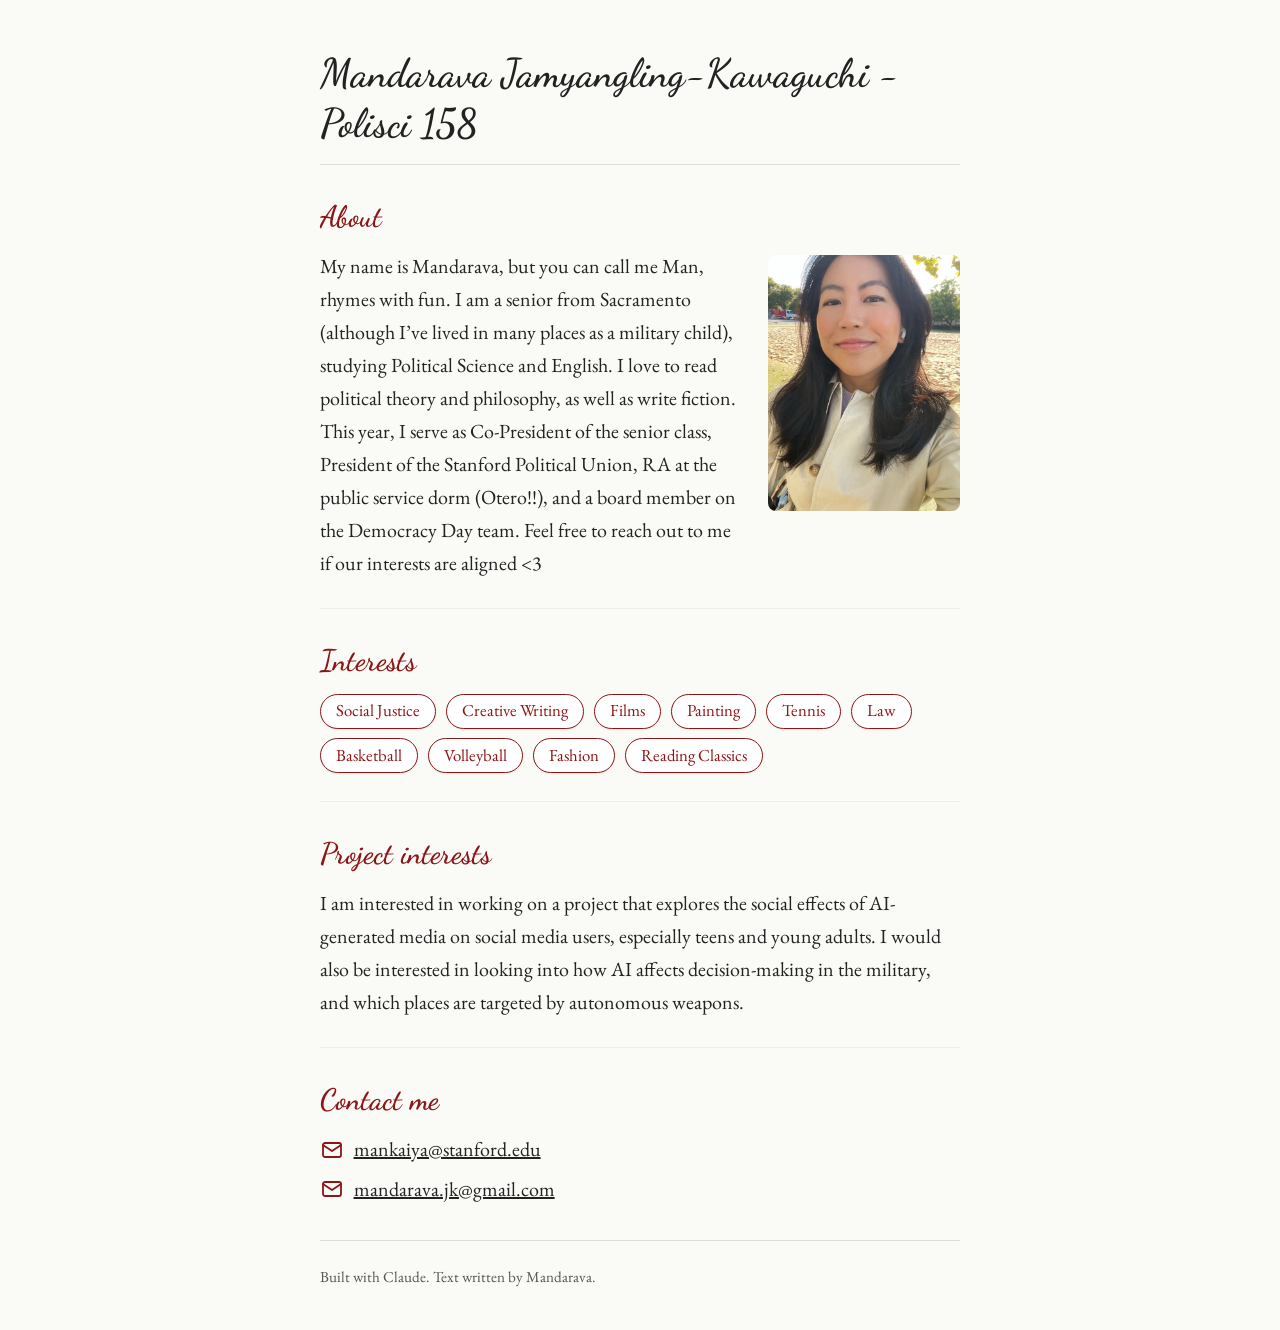
<file: index.html>
<!DOCTYPE html>
<html lang="en">
<head>
  <meta charset="UTF-8">
  <meta name="viewport" content="width=device-width, initial-scale=1">
  <title>Mandarava</title>
  <link rel="preconnect" href="https://fonts.googleapis.com">
  <link rel="preconnect" href="https://fonts.gstatic.com" crossorigin>
  <link rel="stylesheet" href="https://fonts.googleapis.com/css2?family=Dancing+Script:wght@600&family=EB+Garamond:wght@400;500&display=swap">
  <link rel="stylesheet" href="style.css">
</head>
<body>
  <header>
    <h1>Mandarava Jamyangling-Kawaguchi - Polisci 158</h1>
  </header>

  <main>
    <section id="about">
      <h2>About</h2>
      <img class="portrait" src="images/mandarava.jpg" alt="Photo of Mandarava" width="600" height="800">
      <p>My name is Mandarava, but you can call me Man, rhymes with fun. I am a senior from Sacramento (although I’ve lived in many places as a military child), studying Political Science and English. I love to read political theory and philosophy, as well as write fiction. This year, I serve as Co-President of the senior class, President of the Stanford Political Union, RA at the public service dorm (Otero!!), and a board member on the Democracy Day team. Feel free to reach out to me if our interests are aligned &lt;3</p>
    </section>

    <section id="interests">
      <h2>Interests</h2>
      <ul class="tags">
        <li>Social Justice</li>
        <li>Creative Writing</li>
        <li>Films</li>
        <li>Painting</li>
        <li>Tennis</li>
        <li>Law</li>
        <li>Basketball</li>
        <li>Volleyball</li>
        <li>Fashion</li>
        <li>Reading Classics</li>
      </ul>
    </section>

    <section id="project-interests">
      <h2>Project interests</h2>
      <p>I am interested in working on a project that explores the social effects of AI-generated media on social media users, especially teens and young adults. I would also be interested in looking into how AI affects decision-making in the military, and which places are targeted by autonomous weapons.</p>
    </section>

    <section id="contact">
      <h2>Contact me</h2>
      <ul class="contact-list">
        <li>
          <svg class="icon" viewBox="0 0 24 24" aria-hidden="true"><rect x="3" y="5" width="18" height="14" rx="2"/><path d="M3 7l9 6 9-6"/></svg>
          <a href="mailto:mankaiya@stanford.edu">mankaiya@stanford.edu</a>
        </li>
        <li>
          <svg class="icon" viewBox="0 0 24 24" aria-hidden="true"><rect x="3" y="5" width="18" height="14" rx="2"/><path d="M3 7l9 6 9-6"/></svg>
          <a href="mailto:mandarava.jk@gmail.com">mandarava.jk@gmail.com</a>
        </li>
      </ul>
    </section>
  </main>

  <footer>
    <p>Built with Claude. Text written by Mandarava.</p>
  </footer>
</body>
</html>
</file>
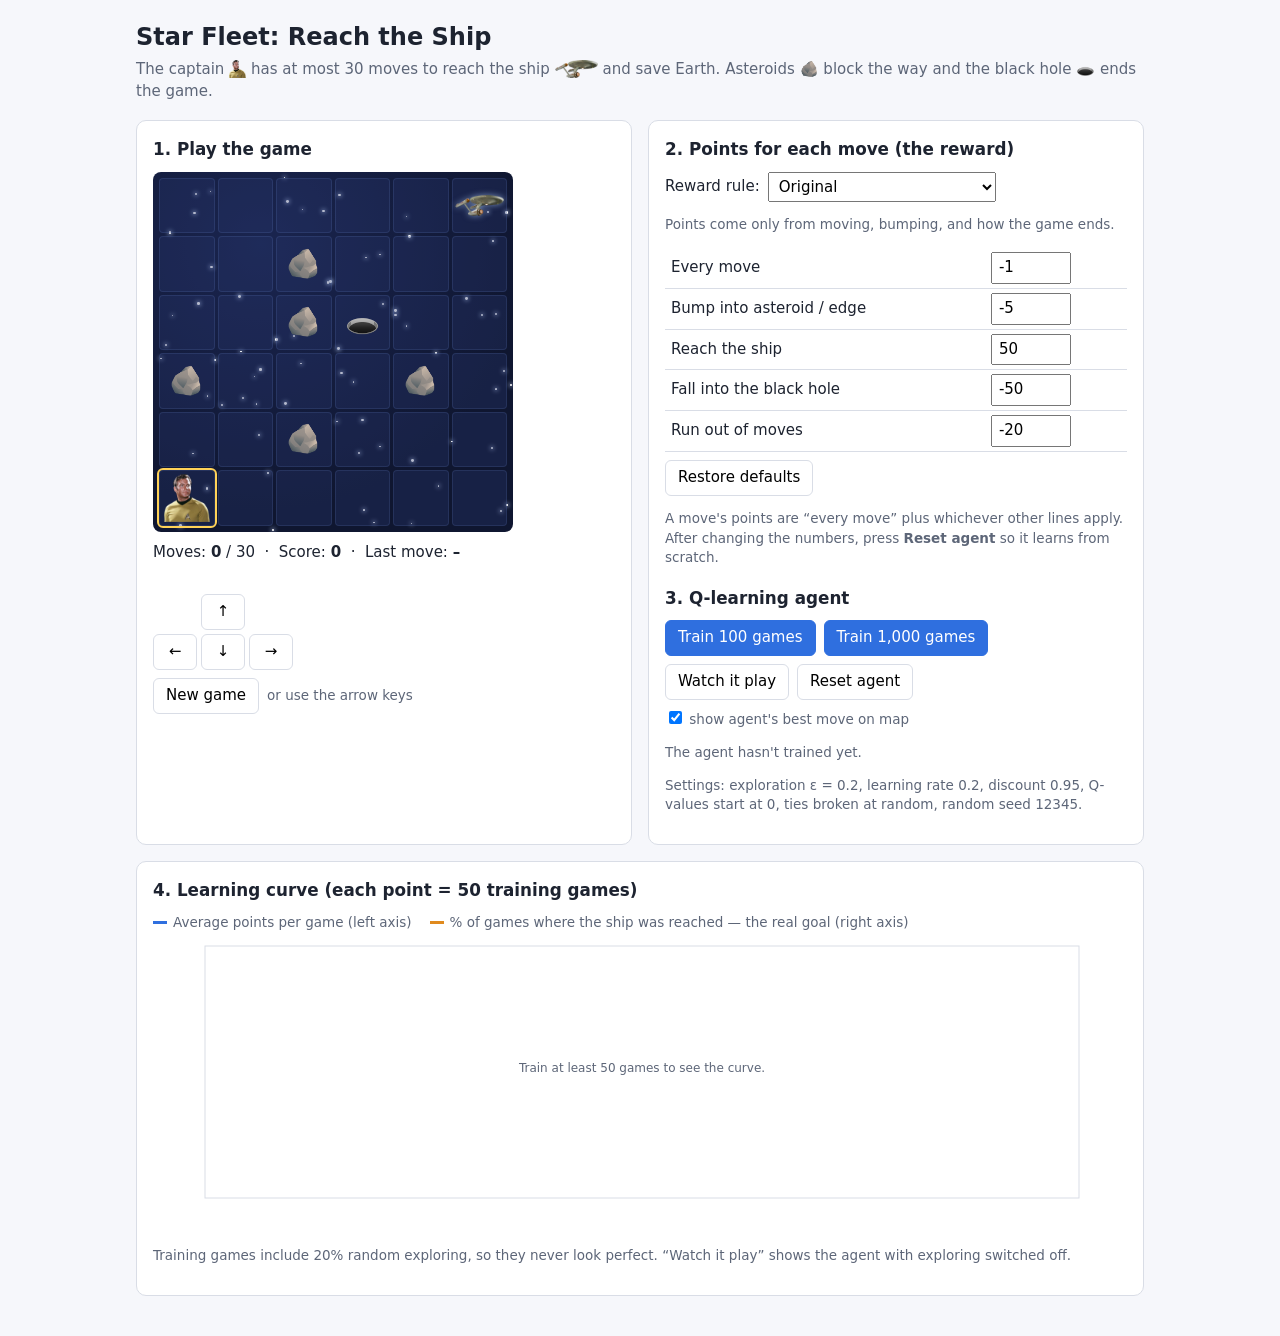
<file: rl-game/index.html>
<!doctype html>
<html lang="en">
<head>
<meta charset="utf-8">
<meta name="viewport" content="width=device-width, initial-scale=1">
<title>Star Fleet Q-Learning</title>
<script>
// =====================================================================
// REWARD FUNCTION — the points the captain gets for each move.
// These numbers are what the agent tries to maximise. Change them on
// the page and see how the learned behaviour changes.
// =====================================================================
const DEFAULT_R = { move: -1, bump: -5, ship: 50, blackHole: -50, outOfMoves: -20, closeness: 1 };
const R = { ...DEFAULT_R };

// Which reward rule is in use: "original" (default) or "progress"
// "progress" is a proposed change that sounds sensible but can be gamed.
let rewardRule = "original";

function reward(event) {
  let points = R.move;                          // every move costs (or pays) this much
  if (event.bumped)      points += R.bump;      // flew into an asteroid or the map edge
  if (event.reachedShip) points += R.ship;      // reached the ship: Earth is saved
  if (event.blackHole)   points += R.blackHole; // fell into the black hole: game over
  if (event.outOfMoves)  points += R.outOfMoves;// used all 30 moves without reaching the ship
  // PROPOSED "progress bonus": credit for being near the ship on every move
  // (10 = farthest possible distance, so the bonus is 0 there and biggest at the ship)
  if (rewardRule === "progress") points += R.closeness * (10 - event.distance);
  return points;
}

// =====================================================================
// THE GAME
// =====================================================================
const SIZE = 6, MAX_MOVES = 30;
// C = captain start, S = ship, # = asteroid (can't enter), O = black hole
const MAP = [
  ".....S",
  "..#...",
  "..#O..",
  "#...#.",
  "..#...",
  "C.....",
];
const DIRS = [[-1, 0], [0, 1], [1, 0], [0, -1]]; // up, right, down, left
const ARROWS = ["↑", "→", "↓", "←"];
const START = findCell("C"), SHIP = findCell("S");

function findCell(ch) {
  for (let r = 0; r < SIZE; r++)
    for (let c = 0; c < SIZE; c++) if (MAP[r][c] === ch) return { r, c };
}

// The state is just the captain's square: 6 x 6 = 36 states.
const N_STATES = SIZE * SIZE;
const stateOf = g => g.r * SIZE + g.c;

function newGame() {
  return { r: START.r, c: START.c, moves: 0, total: 0, done: false, outcome: "", last: null };
}

// Apply one move (action 0-3) to game g. Returns the points for that move.
function step(g, action) {
  const [dr, dc] = DIRS[action];
  let nr = g.r + dr, nc = g.c + dc;
  const e = { bumped: false, reachedShip: false, blackHole: false, outOfMoves: false };
  // Off the map or into an asteroid: stay put
  if (nr < 0 || nr >= SIZE || nc < 0 || nc >= SIZE || MAP[nr][nc] === "#") {
    e.bumped = true; nr = g.r; nc = g.c;
  }
  g.r = nr; g.c = nc; g.moves++;
  const cell = MAP[nr][nc];
  if (cell === "S") e.reachedShip = true;
  else if (cell === "O") e.blackHole = true;
  else if (g.moves >= MAX_MOVES) e.outOfMoves = true;
  e.distance = Math.abs(nr - SHIP.r) + Math.abs(nc - SHIP.c); // squares from the ship

  const pts = reward(e);
  g.total += pts;
  g.last = pts;
  g.done = e.reachedShip || e.blackHole || e.outOfMoves;
  if (e.reachedShip) g.outcome = "ship";
  else if (e.blackHole) g.outcome = "blackhole";
  else if (e.outOfMoves) g.outcome = "timeout";
  return pts;
}

// THE REAL GOAL: the captain reaches the ship within 30 moves (Earth is saved).
// Points are only a stand-in for this; the chart tracks both separately.
const achievedRealGoal = g => g.outcome === "ship";

// =====================================================================
// Q-LEARNING AGENT
// =====================================================================
const EPSILON = 0.2, ALPHA = 0.2, GAMMA = 0.95, SEED = 12345;

// Seeded random numbers (mulberry32), so every run is reproducible
function makeRng(seed) {
  let a = seed >>> 0;
  return function () {
    a = (a + 0x6D2B79F5) >>> 0;
    let t = a;
    t = Math.imul(t ^ (t >>> 15), t | 1);
    t ^= t + Math.imul(t ^ (t >>> 7), t | 61);
    return ((t ^ (t >>> 14)) >>> 0) / 4294967296;
  };
}

let Q, rng, history; // Q-table, training RNG, one record per training game

function resetAgent() {
  Q = Array.from({ length: N_STATES }, () => [0, 0, 0, 0]); // all Q-values start at 0
  rng = makeRng(SEED);
  history = [];
}

// Highest-valued action; ties broken at random
function bestAction(s, rand) {
  const q = Q[s], max = Math.max(...q);
  const ties = [0, 1, 2, 3].filter(a => q[a] === max);
  return ties[Math.floor(rand() * ties.length)];
}

// Epsilon-greedy: explore 20% of the time, otherwise take the best action
function chooseAction(s) {
  if (rng() < EPSILON) return Math.floor(rng() * 4);
  return bestAction(s, rng);
}

// Play one training game, updating Q after every move
function trainOneGame() {
  const g = newGame();
  while (!g.done) {
    const s = stateOf(g);
    const a = chooseAction(s);
    const r = step(g, a);
    const s2 = stateOf(g);
    // Q-learning target: reward now + discounted best future value (none if game over)
    const target = g.done ? r : r + GAMMA * Math.max(...Q[s2]);
    Q[s][a] += ALPHA * (target - Q[s][a]);
  }
  history.push({ total: g.total, goal: achievedRealGoal(g) });
}

resetAgent();
</script>
<style>
  :root {
    --bg: #f6f7fb; --card: #fff; --ink: #1d2330; --muted: #5d6678; --line: #d9dde6;
    --space: #0f1630; --cell: #1c2547; --accent: #2f6fdf; --gold: #e08a1e;
  }
  * { box-sizing: border-box; }
  body { margin: 0; background: var(--bg); color: var(--ink);
         font: 15px/1.45 system-ui, -apple-system, "Segoe UI", sans-serif; }
  main { max-width: 1040px; margin: 0 auto; padding: 20px 16px 40px; }
  h1 { font-size: 1.5rem; margin: 0 0 4px; }
  h2 { font-size: 1.05rem; margin: 0 0 10px; }
  p.lead { color: var(--muted); margin: 0 0 18px; }
  .cols { display: grid; grid-template-columns: minmax(0, 1fr) minmax(0, 1fr); gap: 16px; }
  @media (max-width: 760px) { .cols { grid-template-columns: minmax(0, 1fr); } }
  .card { background: var(--card); border: 1px solid var(--line); border-radius: 10px; padding: 16px; }
  .wide { grid-column: 1 / -1; }

  /* Night sky: dark blue with a layer of twinkling stars behind the squares */
  .sky { position: relative; overflow: hidden; border-radius: 8px;
         background: radial-gradient(circle at 30% 20%, #1a2550, var(--space) 70%);
         width: 100%; max-width: 360px; aspect-ratio: 1; }
  #stars { position: absolute; inset: 0; pointer-events: none; }
  .star { position: absolute; border-radius: 50%; background: #fff;
          box-shadow: 0 0 4px 1px rgba(200, 220, 255, .7);
          animation: twinkle var(--dur) ease-in-out var(--delay) infinite; }
  @keyframes twinkle { 0%, 100% { opacity: .2; } 50% { opacity: 1; } }
  @media (prefers-reduced-motion: reduce) { .star { animation: none; opacity: .7; } }
  #board { position: relative; display: grid; grid-template-columns: repeat(6, 1fr);
           grid-template-rows: repeat(6, 1fr); gap: 3px; padding: 6px; width: 100%; height: 100%; }
  /* Squares are see-through so the stars show behind them */
  .cell { background: rgba(40, 55, 110, .35); border: 1px solid rgba(140, 170, 255, .12);
          border-radius: 4px; position: relative;
          display: flex; align-items: center; justify-content: center; font-size: clamp(18px, 5vw, 28px); }
  .cell .arrow { position: absolute; color: #8fb4ff; font-size: 0.7em; opacity: .75; }
  .cell.here { outline: 2px solid #ffd257; }
  .cell img.ship { width: 92%; height: auto; filter: drop-shadow(0 0 3px rgba(180, 210, 255, .6)); }
  /* Fill the square without changing its size */
  .cell img.captain { position: absolute; inset: 5%; width: 90%; height: 90%; object-fit: contain; }
  .ship-inline { height: 1.2em; vertical-align: middle; }
  .status { margin: 10px 0; }
  .status b { font-variant-numeric: tabular-nums; }
  #msg { min-height: 1.4em; font-weight: 600; }
  .pad { display: grid; grid-template-columns: repeat(3, 44px); gap: 4px; margin-top: 8px; }
  button { font: inherit; padding: 6px 12px; border-radius: 6px; border: 1px solid var(--line);
           background: #fff; cursor: pointer; }
  button:hover:not(:disabled) { border-color: var(--accent); }
  button:disabled { opacity: .45; cursor: default; }
  button.primary { background: var(--accent); color: #fff; border-color: var(--accent); }
  .row { display: flex; flex-wrap: wrap; gap: 8px; align-items: center; margin: 8px 0; }

  table.rw { border-collapse: collapse; width: 100%; }
  table.rw td { padding: 4px 6px; border-bottom: 1px solid var(--line); }
  table.rw input { width: 80px; font: inherit; padding: 3px 6px; }
  select { font: inherit; padding: 4px 6px; }
  .hint { color: var(--muted); font-size: 0.9em; }
  canvas { width: 100%; height: 300px; display: block; }
  .legend { display: flex; gap: 18px; font-size: 0.9em; color: var(--muted); }
  .sw { display: inline-block; width: 14px; height: 3px; vertical-align: middle; margin-right: 6px; }
</style>
</head>
<body>
<main>
  <h1>Star Fleet: Reach the Ship</h1>
  <p class="lead">The captain <img class="ship-inline" src="captain.png" alt=""> has at most 30 moves to reach the ship <img class="ship-inline" src="ship.png" alt=""> and save Earth.
    Asteroids 🪨 block the way and the black hole 🕳️ ends the game.</p>

  <div class="cols">
    <!-- 1. The game -->
    <section class="card">
      <h2>1. Play the game</h2>
      <div class="sky"><div id="stars"></div><div id="board"></div></div>
      <div class="status">
        Moves: <b id="moves">0</b> / 30 &nbsp;·&nbsp; Score: <b id="score">0</b>
        &nbsp;·&nbsp; Last move: <b id="last">–</b>
        <div id="msg"></div>
      </div>
      <div class="pad">
        <span></span><button data-a="0" class="mv">↑</button><span></span>
        <button data-a="3" class="mv">←</button><button data-a="2" class="mv">↓</button><button data-a="1" class="mv">→</button>
      </div>
      <div class="row">
        <button id="newGame">New game</button>
        <span class="hint">or use the arrow keys</span>
      </div>
    </section>

    <!-- 2. Rewards -->
    <section class="card">
      <h2>2. Points for each move (the reward)</h2>
      <div class="row">
        <label for="rule">Reward rule:</label>
        <select id="rule">
          <option value="original">Original</option>
          <option value="progress">Proposed: progress bonus</option>
        </select>
      </div>
      <p class="hint" id="ruleNote"></p>
      <table class="rw">
        <tr><td>Every move</td><td><input type="number" data-k="move"></td></tr>
        <tr><td>Bump into asteroid / edge</td><td><input type="number" data-k="bump"></td></tr>
        <tr><td>Reach the ship</td><td><input type="number" data-k="ship"></td></tr>
        <tr><td>Fall into the black hole</td><td><input type="number" data-k="blackHole"></td></tr>
        <tr><td>Run out of moves</td><td><input type="number" data-k="outOfMoves"></td></tr>
        <tr id="closenessRow" hidden><td>Progress bonus, per move<br>
          <span class="hint">× (10 − squares from the ship)</span></td>
          <td><input type="number" data-k="closeness"></td></tr>
      </table>
      <div class="row"><button id="defaults">Restore defaults</button></div>
      <p class="hint">A move's points are “every move” plus whichever other lines apply.
        After changing the numbers, press <b>Reset agent</b> so it learns from scratch.</p>

      <h2 style="margin-top:18px">3. Q-learning agent</h2>
      <div class="row">
        <button id="train100" class="primary">Train 100 games</button>
        <button id="train1000" class="primary">Train 1,000 games</button>
      </div>
      <div class="row">
        <button id="watch">Watch it play</button>
        <button id="resetAgent">Reset agent</button>
        <label class="hint"><input type="checkbox" id="showPolicy" checked> show agent's best move on map</label>
      </div>
      <p class="hint" id="agentInfo"></p>
      <p class="hint">Settings: exploration ε = 0.2, learning rate 0.2, discount 0.95,
        Q-values start at 0, ties broken at random, random seed 12345.</p>
    </section>

    <!-- 4. Learning curve -->
    <section class="card wide">
      <h2>4. Learning curve (each point = 50 training games)</h2>
      <div class="legend">
        <span><span class="sw" style="background:var(--accent)"></span>Average points per game (left axis)</span>
        <span><span class="sw" style="background:var(--gold)"></span>% of games where the ship was reached — the real goal (right axis)</span>
      </div>
      <canvas id="chart"></canvas>
      <p class="hint">Training games include 20% random exploring, so they never look perfect.
        “Watch it play” shows the agent with exploring switched off.</p>
    </section>
  </div>
</main>

<script>
// =====================================================================
// PAGE / DISPLAY CODE
// =====================================================================
const $ = id => document.getElementById(id);
let play = newGame();   // the game shown on the board
let watching = false;

const ICON = { "#": "🪨", "O": "🕳️" };

// Scatter small twinkling stars in the background (decoration only).
// Uses Math.random, not the agent's seeded RNG, so training is unaffected.
function makeStars(n) {
  const sky = $("stars");
  for (let i = 0; i < n; i++) {
    const s = document.createElement("span");
    const size = 1 + Math.random() * 2;              // 1–3 px
    s.className = "star";
    s.style.left = Math.random() * 100 + "%";
    s.style.top = Math.random() * 100 + "%";
    s.style.width = s.style.height = size + "px";
    s.style.setProperty("--dur", 2 + Math.random() * 4 + "s");      // twinkle speed
    s.style.setProperty("--delay", -Math.random() * 6 + "s");       // out of sync
    sky.appendChild(s);
  }
}
makeStars(70);

function drawBoard() {
  const board = $("board");
  board.innerHTML = "";
  const trained = history.length > 0 && $("showPolicy").checked;
  for (let r = 0; r < SIZE; r++) {
    for (let c = 0; c < SIZE; c++) {
      const div = document.createElement("div");
      div.className = "cell";
      const ch = MAP[r][c];
      if (r === play.r && c === play.c) {
        div.innerHTML = '<img class="captain" src="captain.png" alt="Captain">';
        div.classList.add("here");
      }
      else if (ch === "S") div.innerHTML = '<img class="ship" src="ship.png" alt="Ship">';
      else if (ICON[ch]) div.textContent = ICON[ch];
      else if (trained) {
        // Show the agent's current favourite move (first of any ties)
        const q = Q[r * SIZE + c];
        const span = document.createElement("span");
        span.className = "arrow";
        span.textContent = ARROWS[q.indexOf(Math.max(...q))];
        div.appendChild(span);
      }
      board.appendChild(div);
    }
  }
  $("moves").textContent = play.moves;
  $("score").textContent = play.total;
  $("last").textContent = play.last === null ? "–" : (play.last > 0 ? "+" : "") + play.last;
  $("msg").textContent = {
    ship: "🌍 Earth is saved! The captain reached the ship.",
    blackhole: "💀 Lost in the black hole.",
    timeout: "⏱ Out of moves. Earth is lost.",
  }[play.outcome] || "";
}

function humanMove(a) {
  if (watching || play.done) return;
  step(play, a);
  drawBoard();
}

document.querySelectorAll(".mv").forEach(b => b.onclick = () => humanMove(+b.dataset.a));
document.addEventListener("keydown", e => {
  const a = { ArrowUp: 0, ArrowRight: 1, ArrowDown: 2, ArrowLeft: 3 }[e.key];
  if (a === undefined || e.target.tagName === "INPUT") return;
  e.preventDefault();
  humanMove(a);
});
$("newGame").onclick = () => { if (!watching) { play = newGame(); drawBoard(); } };

// --- Reward controls ---
const inputs = document.querySelectorAll("input[data-k]");
function showRewards() { inputs.forEach(i => i.value = R[i.dataset.k]); }
inputs.forEach(i => i.oninput = () => {
  const v = parseFloat(i.value);
  if (!isNaN(v)) R[i.dataset.k] = v;
});
$("defaults").onclick = () => { Object.assign(R, DEFAULT_R); setRule("original"); showRewards(); };

// --- Reward rule switch (original vs. proposed progress bonus) ---
const RULE_NOTES = {
  original: "Points come only from moving, bumping, and how the game ends.",
  progress: "Campaign pitch: “Reward momentum, not just the finish line. " +
            "Every move earns extra points the closer the captain is to the ship.” " +
            "Press Reset agent, then train, and compare the two lines on the chart.",
};
function setRule(rule) {
  rewardRule = rule;
  $("rule").value = rule;
  $("closenessRow").hidden = rule !== "progress";
  $("ruleNote").textContent = RULE_NOTES[rule];
}
$("rule").onchange = () => setRule($("rule").value);
setRule("original");

// --- Agent controls ---
function train(n) {
  for (let i = 0; i < n; i++) trainOneGame();
  refreshAgent();
}
$("train100").onclick = () => train(100);
$("train1000").onclick = () => train(1000);
$("resetAgent").onclick = () => { resetAgent(); refreshAgent(); };
$("showPolicy").onchange = drawBoard;

// Watch one greedy game (no exploring), one move every 300 ms
$("watch").onclick = () => {
  if (watching) return;
  watching = true; setButtons(false);
  play = newGame(); drawBoard();
  const watchRng = makeRng(SEED + 1); // separate RNG so watching doesn't change training
  const timer = setInterval(() => {
    step(play, bestAction(stateOf(play), watchRng));
    drawBoard();
    if (play.done) { clearInterval(timer); watching = false; setButtons(true); }
  }, 300);
};

function setButtons(on) {
  document.querySelectorAll("button").forEach(b => b.disabled = !on);
}

function refreshAgent() {
  const n = history.length;
  const recent = history.slice(-50);
  const avg = recent.length ? recent.reduce((s, h) => s + h.total, 0) / recent.length : 0;
  const pct = recent.length ? 100 * recent.filter(h => h.goal).length / recent.length : 0;
  $("agentInfo").textContent = n === 0
    ? "The agent hasn't trained yet."
    : `Trained ${n.toLocaleString()} games. Last ${recent.length}: average ${avg.toFixed(1)} points, ship reached in ${pct.toFixed(0)}%.`;
  drawBoard();
  drawChart();
}

// --- Learning curve chart (plain canvas) ---
function drawChart() {
  const cv = $("chart"), dpr = window.devicePixelRatio || 1;
  const W = cv.clientWidth, H = cv.clientHeight;
  cv.width = W * dpr; cv.height = H * dpr;
  const ctx = cv.getContext("2d");
  ctx.scale(dpr, dpr);
  ctx.clearRect(0, 0, W, H);
  ctx.font = "12px system-ui, sans-serif";

  // Average points and goal share for each full block of 50 games
  const blocks = [];
  for (let i = 0; i + 50 <= history.length; i += 50) {
    const b = history.slice(i, i + 50);
    blocks.push({
      x: i + 50,
      avg: b.reduce((s, h) => s + h.total, 0) / 50,
      pct: 100 * b.filter(h => h.goal).length / 50,
    });
  }

  const L = 52, Rm = 48, T = 14, B = 34;          // margins
  const pw = W - L - Rm, ph = H - T - B;
  ctx.strokeStyle = "#d9dde6"; ctx.fillStyle = "#5d6678";
  ctx.strokeRect(L, T, pw, ph);

  if (blocks.length === 0) {
    ctx.textAlign = "center";
    ctx.fillText("Train at least 50 games to see the curve.", L + pw / 2, T + ph / 2);
    return;
  }

  // Left axis range (points), always including 0
  let lo = Math.min(0, ...blocks.map(b => b.avg)), hi = Math.max(0, ...blocks.map(b => b.avg));
  if (hi - lo < 1) hi = lo + 1;
  const pad = (hi - lo) * 0.08; lo -= pad; hi += pad;
  const maxX = blocks[blocks.length - 1].x;
  const X = x => L + (maxX === 50 ? pw / 2 : (x - 50) / (maxX - 50) * pw);
  const YL = v => T + (hi - v) / (hi - lo) * ph;
  const YR = p => T + (100 - p) / 100 * ph;

  // Grid lines and labels
  ctx.textAlign = "right";
  for (let k = 0; k <= 4; k++) {
    const v = lo + (hi - lo) * k / 4, y = YL(v);
    ctx.strokeStyle = "#eef0f4"; ctx.beginPath(); ctx.moveTo(L, y); ctx.lineTo(L + pw, y); ctx.stroke();
    ctx.fillStyle = "#2f6fdf"; ctx.fillText(v.toFixed(0), L - 6, y + 4);
  }
  ctx.textAlign = "left"; ctx.fillStyle = "#e08a1e";
  for (let p = 0; p <= 100; p += 25) ctx.fillText(p + "%", L + pw + 6, YR(p) + 4);
  ctx.textAlign = "center"; ctx.fillStyle = "#5d6678";
  ctx.fillText("training games", L + pw / 2, H - 6);
  ctx.fillText(maxX.toLocaleString(), L + pw, T + ph + 16);
  ctx.fillText("50", L, T + ph + 16);

  // Zero line for points
  ctx.strokeStyle = "#b8bfcc"; ctx.setLineDash([4, 4]);
  ctx.beginPath(); ctx.moveTo(L, YL(0)); ctx.lineTo(L + pw, YL(0)); ctx.stroke();
  ctx.setLineDash([]);

  // The two lines
  function line(color, ys) {
    ctx.strokeStyle = color; ctx.fillStyle = color; ctx.lineWidth = 2;
    ctx.beginPath();
    blocks.forEach((b, i) => (i ? ctx.lineTo : ctx.moveTo).call(ctx, X(b.x), ys(b)));
    ctx.stroke();
    if (blocks.length < 40) blocks.forEach(b => { ctx.beginPath(); ctx.arc(X(b.x), ys(b), 2.5, 0, 7); ctx.fill(); });
    ctx.lineWidth = 1;
  }
  line("#2f6fdf", b => YL(b.avg));
  line("#e08a1e", b => YR(b.pct));
}

window.addEventListener("resize", drawChart);
showRewards();
refreshAgent();
</script>
</body>
</html>
</file>
<file: style.css>
*,
*::before,
*::after {
  box-sizing: border-box;
}

html {
  -webkit-text-size-adjust: 100%;
}

body {
  margin: 0;
  padding: 0 1.25rem;
  font-family: "EB Garamond", Garamond, Georgia, "Times New Roman", serif;
  font-size: 1.25rem;
  line-height: 1.65;
  color: #222;
  background: #fafaf7;
}

header,
main,
footer {
  max-width: 40rem;
  margin: 0 auto;
}

header {
  padding: 3rem 0 1rem;
  border-bottom: 1px solid #ddd;
}

h1 {
  margin: 0;
  font-family: "Dancing Script", "Brush Script MT", cursive;
  font-weight: 600;
  font-size: 2.5rem;
  line-height: 1.25;
}

h2 {
  margin: 0 0 0.5rem;
  font-family: "Dancing Script", "Brush Script MT", cursive;
  font-weight: 600;
  font-size: 1.85rem;
  color: #8c1515;
}

section {
  padding: 1.75rem 0;
}

section + section {
  border-top: 1px solid #eee;
}

p {
  margin: 0;
}

#about::after {
  content: "";
  display: block;
  clear: both;
}

.tags {
  display: flex;
  flex-wrap: wrap;
  gap: 0.6rem;
  margin: 0.25rem 0 0;
  padding: 0;
  list-style: none;
}

.tags li {
  padding: 0.3rem 0.95rem;
  border: 1.5px solid #8c1515;
  border-radius: 999px;
  background: #fff;
  color: #8c1515;
  font-size: 1.05rem;
  line-height: 1.4;
  box-shadow: 0 1px 2px rgba(0, 0, 0, 0.08);
}

.contact-list {
  margin: 0;
  padding: 0;
  list-style: none;
}

.contact-list li {
  display: flex;
  align-items: center;
  gap: 0.6rem;
  margin-bottom: 0.4rem;
}

.contact-list a {
  color: inherit;
  overflow-wrap: anywhere;
}

.icon {
  flex-shrink: 0;
  width: 1.2em;
  height: 1.2em;
  fill: none;
  stroke: #8c1515;
  stroke-width: 1.8;
  stroke-linecap: round;
  stroke-linejoin: round;
}

.portrait {
  float: right;
  width: 12rem;
  height: auto;
  margin: 0.35rem 0 1rem 1.5rem;
  border-radius: 8px;
}

footer {
  padding: 1.5rem 0 2.5rem;
  border-top: 1px solid #ddd;
  font-size: 0.95rem;
  color: #555;
}

@media (max-width: 480px) {
  body {
    font-size: 1.175rem;
  }

  header {
    padding-top: 2rem;
  }

  h1 {
    font-size: 2.1rem;
  }

  .portrait {
    float: none;
    display: block;
    width: 100%;
    max-width: 16rem;
    margin: 0 auto 1.25rem;
  }
}
</file>
